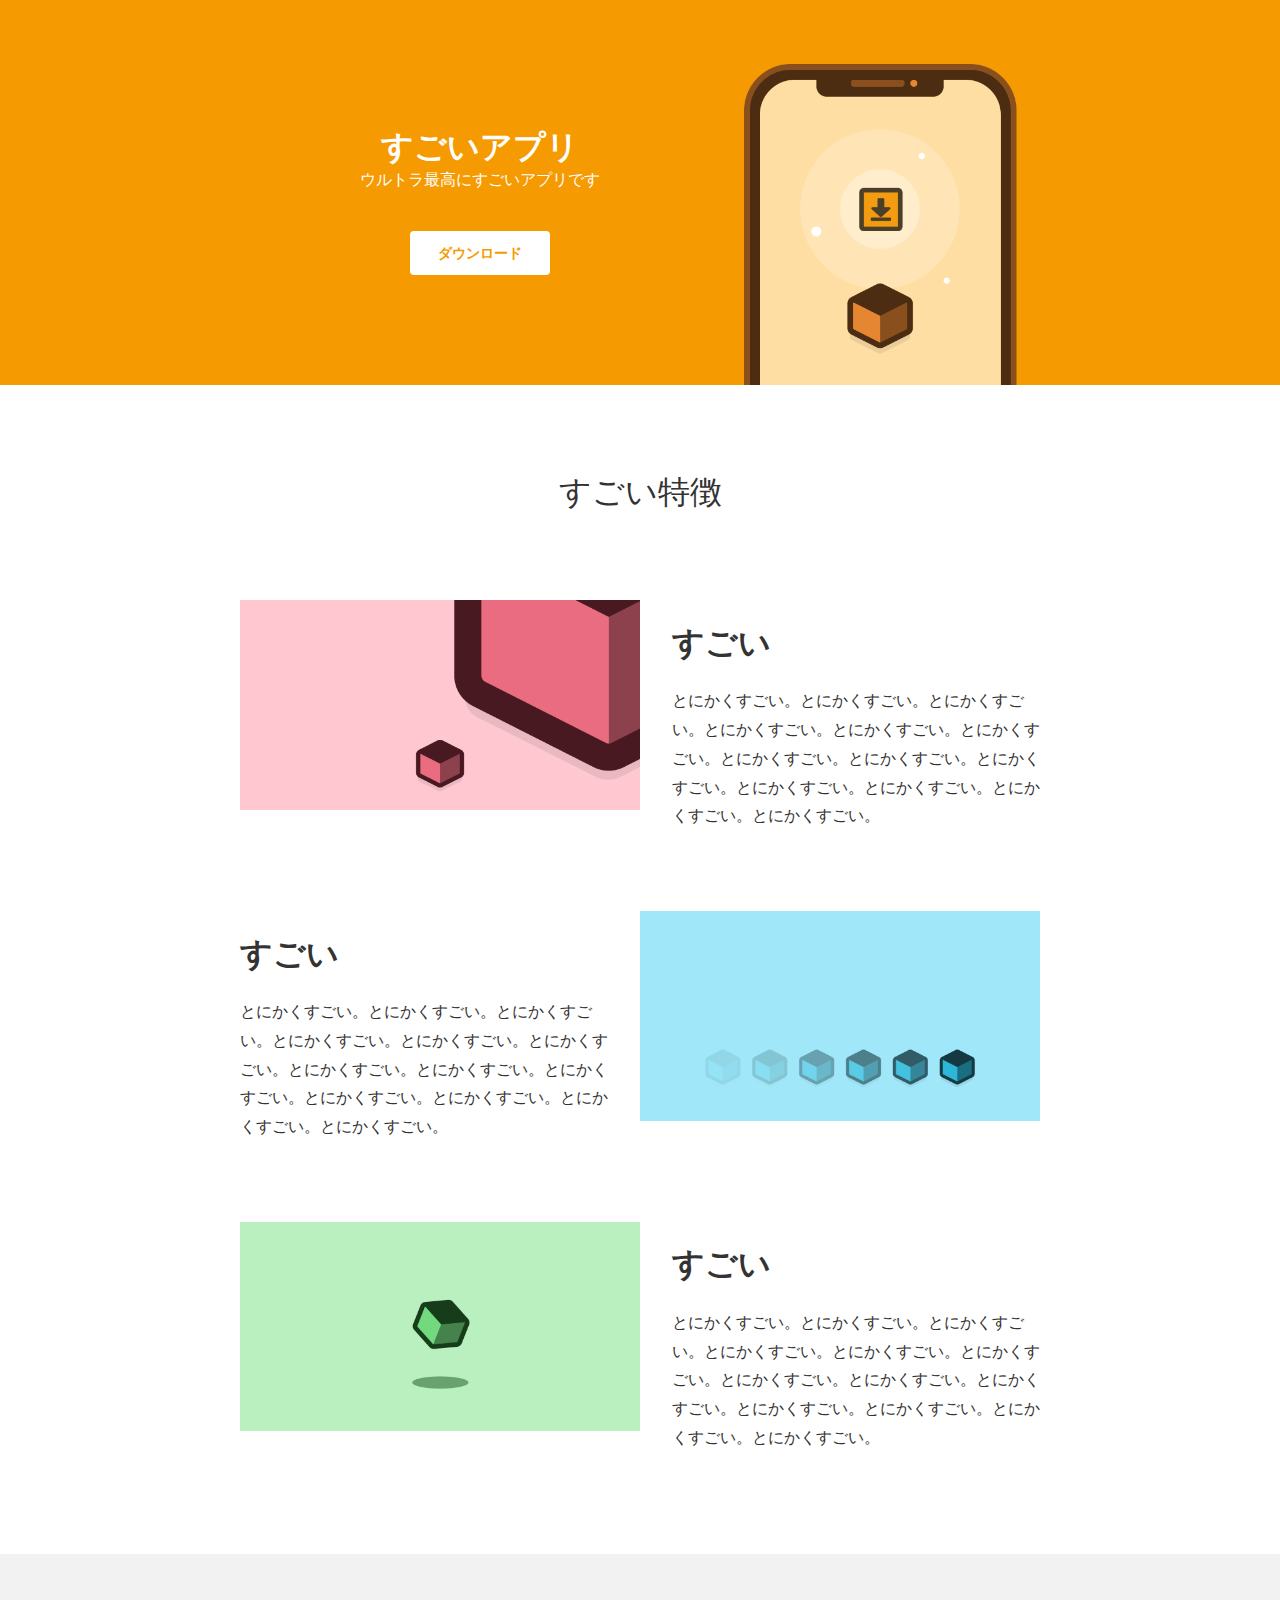
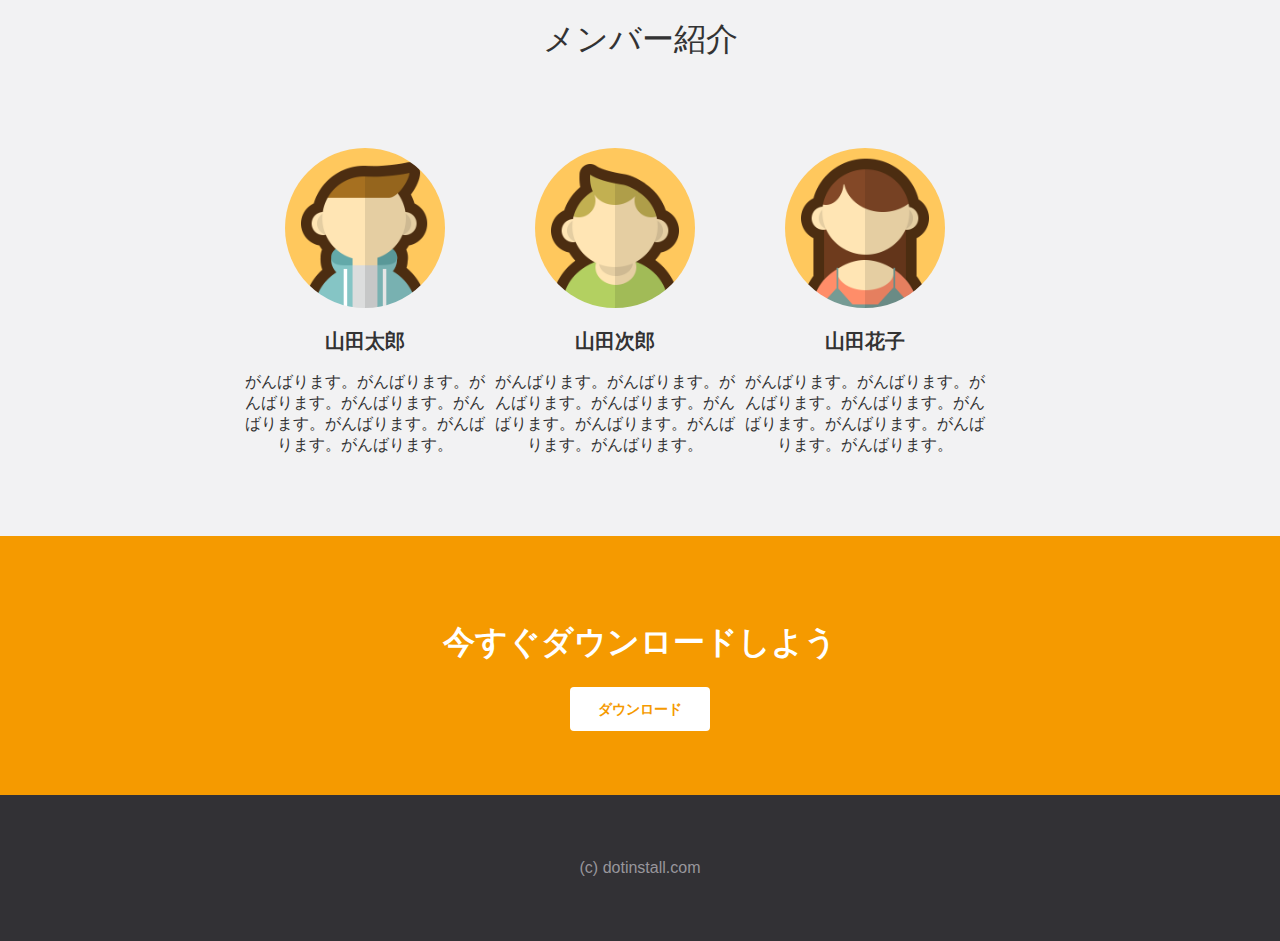
<file: 01 MyAwesomeApp/index.html>
<!DOCTYPE html>
<html lang="ja">
  <head>
    <meta charset="utf-8">
    <meta name="viewport" content="width=device-width, initial-scal=1">
    <title>すごいアプリ</title>
    <link rel="stylesheet" href="css/styles.css">
    <link rel="icon" href="favicon.ico"
  </head>
  <body>
    <header>
      <div class="container">
        <div class="info">
          <h1>すごいアプリ</h1>
          <p>ウルトラ最高にすごいアプリです</p>
          <a href="" class="btn">ダウンロード</a>
        </div>
        <div class="pic">
          <img src="img/top.png"> 
        </div>
      </div>
    </header>

    <section class="features">
      <h1>すごい特徴</h1>
      
      <div class="container">
        <section>
          <div class="pic">
            <img src="img/feature1.png">
          </div>
          <div class="info">
            <h1>すごい</h1>
            <p>とにかくすごい。とにかくすごい。とにかくすごい。とにかくすごい。とにかくすごい。とにかくすごい。とにかくすごい。とにかくすごい。とにかくすごい。とにかくすごい。とにかくすごい。とにかくすごい。とにかくすごい。</p>
          </div>
        </section>

        <section>
          <div class="pic">
            <img src="img/feature2.png">
          </div>
          <div class="info">
            <h1>すごい</h1>
            <p>とにかくすごい。とにかくすごい。とにかくすごい。とにかくすごい。とにかくすごい。とにかくすごい。とにかくすごい。とにかくすごい。とにかくすごい。とにかくすごい。とにかくすごい。とにかくすごい。とにかくすごい。</p>
          </div>
        </section>

        <section>
          <div class="pic">
            <img src="img/feature3.png">
          </div>
          <div class="info">
            <h1>すごい</h1>
            <p>とにかくすごい。とにかくすごい。とにかくすごい。とにかくすごい。とにかくすごい。とにかくすごい。とにかくすごい。とにかくすごい。とにかくすごい。とにかくすごい。とにかくすごい。とにかくすごい。とにかくすごい。</p>
          </div>
        </section>
      </div>
    </section>

    <section class="members">
      <h1>メンバー紹介</h1>
      <ul>
        <li>
          <img src="img/member1.png">
          <h2>山田太郎</h2>
          <p>がんばります。がんばります。がんばります。がんばります。がんばります。がんばります。がんばります。がんばります。</p>
        </li>
        <li>
          <img src="img/member2.png">
          <h2>山田次郎</h2>
          <p>がんばります。がんばります。がんばります。がんばります。がんばります。がんばります。がんばります。がんばります。</p>
        </li>
        <li>
          <img src="img/member3.png">
          <h2>山田花子</h2>
          <p>がんばります。がんばります。がんばります。がんばります。がんばります。がんばります。がんばります。がんばります。</p>
        </li>
      </ul>
    </section>

    <section class="call-to-action">
      <h1>今すぐダウンロードしよう</h1>
      <a href="" class="btn">ダウンロード</a>
    </section>

    <footer>
      (c) dotinstall.com
    </footer>
  </body>
</html>
</file>
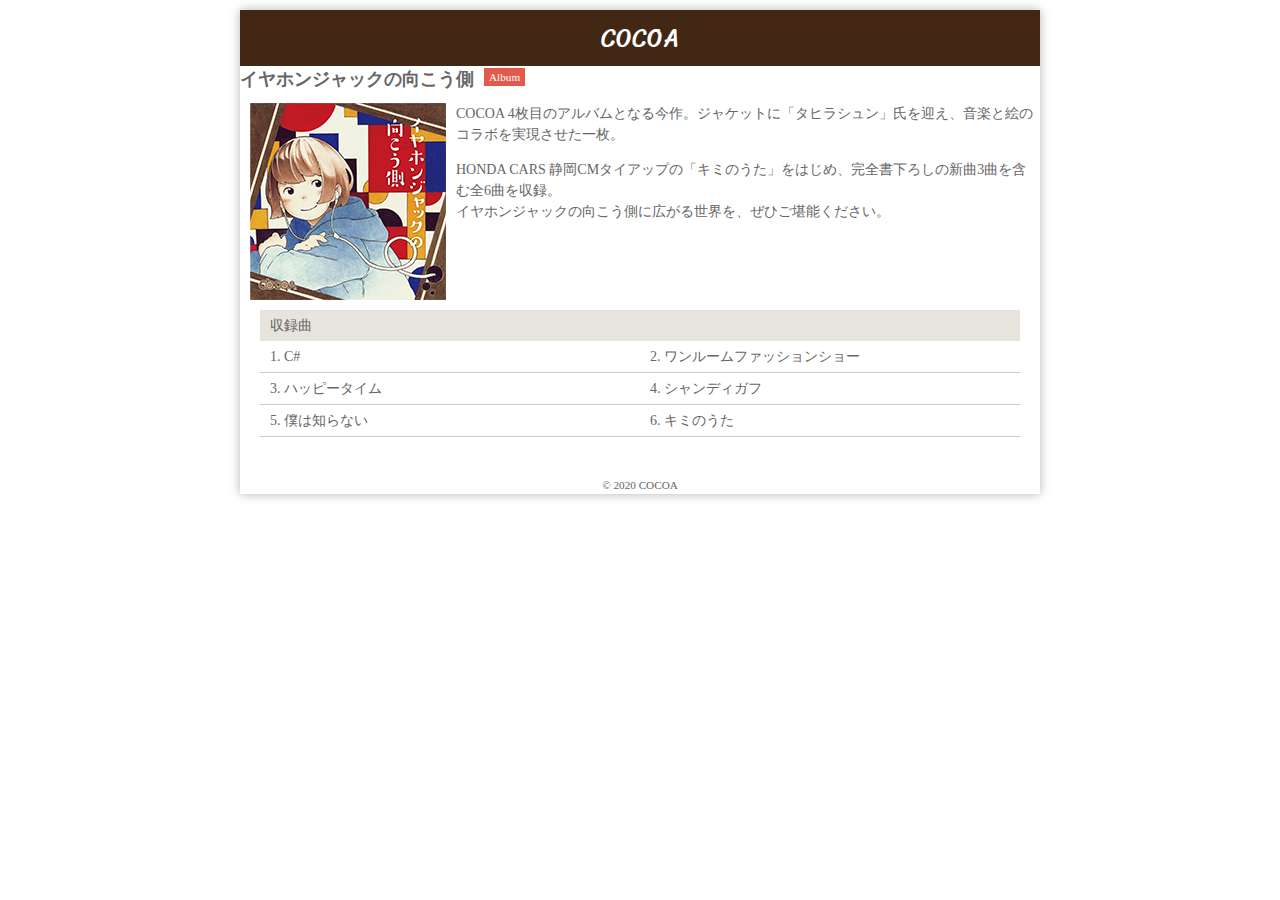
<file: 02_CD紹介_レスポンシブ/index.html>
<!DOCTYPE html>
<html lang="en">
<head>
  <meta charset="UTF-8">
  <meta name="viewport" content="width=device-width">
  <title>イヤホンジャックの向こう側</title>
  <link rel="stylesheet" href="css/style.css">
</head>
<body>
  <div class="container">

    <header>
      <h1>COCOA</h1>
    </header>
    <section class="information">
      <h1>イヤホンジャックの向こう側</h1>
      <p class="type">Album</p>

      <div class="description">
        <a href="#"><img src="img/jacket.png" alt="イヤホンジャックの向こう側のジャケット写真"></a>
        <p>COCOA 4枚目のアルバムとなる今作。ジャケットに「タヒラシュン」氏を迎え、音楽と絵のコラボを実現させた一枚。</p>
        <p>HONDA CARS 静岡CMタイアップの「キミのうた」をはじめ、完全書下ろしの新曲3曲を含む全6曲を収録。<br>
        イヤホンジャックの向こう側に広がる世界を、ぜひご堪能ください。</p>
      </div>
    </section>

    <div class="content">
      <section class="songs">
        <h2>収録曲</h2>
        <ol class="clearfix">
          <li><a href="https://www.youtube.com/watch?v=vjqTkOISzeY" target="_self">C#</a></li>
          <li>ワンルームファッションショー</li>
          <li>ハッピータイム</li>
          <li>シャンディガフ</li>
          <li>僕は知らない</li>
          <li>キミのうた</li>
        </ol>
      </section>
    </div>
    <footer>
      &copy; 2020 COCOA
    </footer>
  </div>
</body>
</html>
</file>
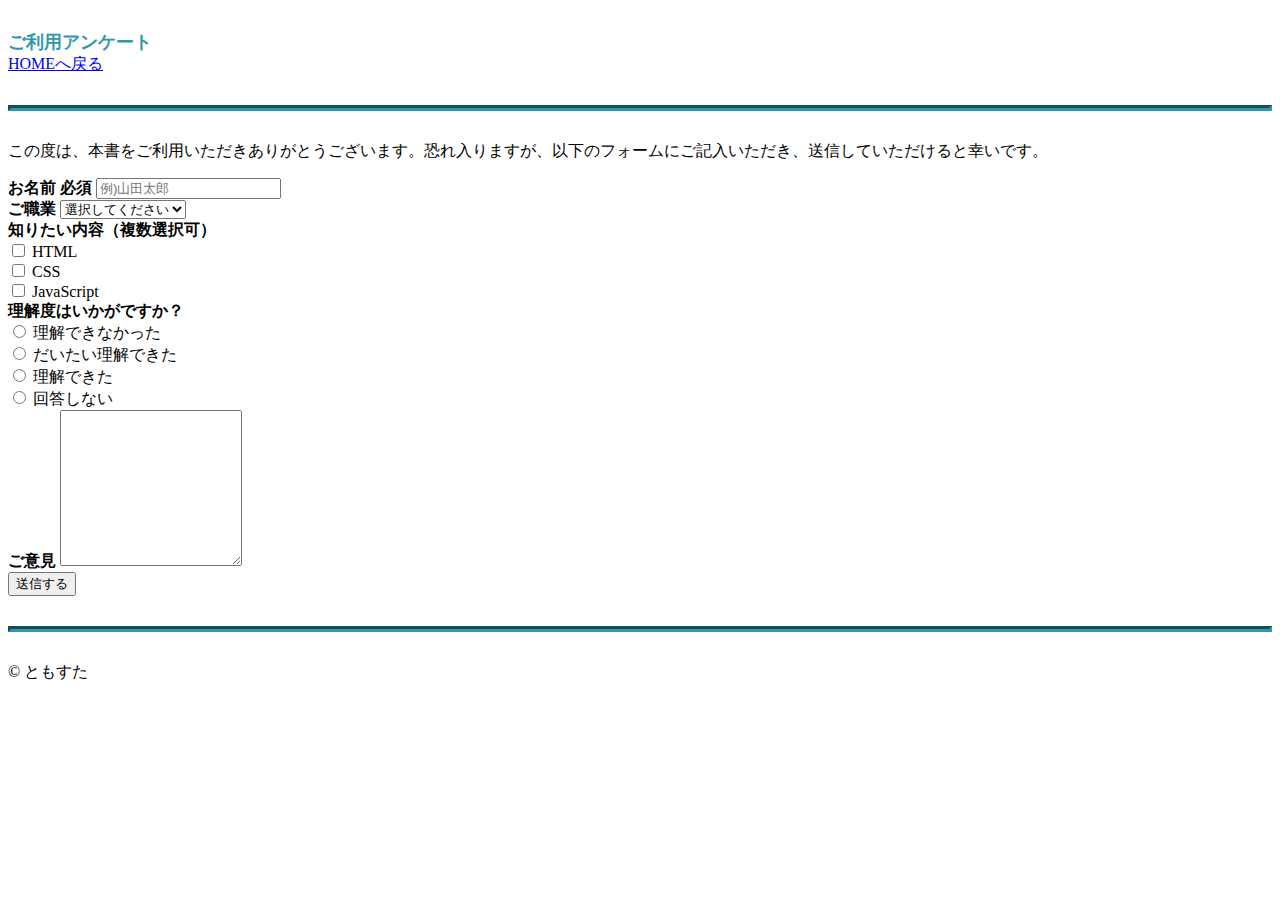
<file: 03_アンケートフォーム_Bootstrap/index.html>
<!DOCTYPE html>
<html lang="ja">
<head>
  <meta charset="UTF-8">
  <meta name="viewport" content="width=device-width">
  <title>ご利用アンケート</title>
  <link rel="stylesheet" href="https://cdn.jsdelivr.net/npm/bootstrap@4.5.3/dist/css/bootstrap.min.css" integrity="sha384-TX8t27EcRE3e/ihU7zmQxVncDAy5uIKz4rEkgIXeMed4M0jlfIDPvg6uqKI2xXr2" crossorigin="anonymous">
  <link rel="stylesheet" href="css/style.css">
</head>
<body>
  <div class="container">
    <header>
      <div class="row">
        <div class="col-sm-6">
        <h1>ご利用アンケート</h1>
      </div>
      <div class="col-sm-6 text-right">
        <a href="/">HOMEへ戻る</a>
      </div>
      </div>
    </header>
  </div>

    <hr>
    <div class="container">
      <form action="" method="POST" class="row">
        <div class="col-sm-8 offset-sm-2">
          <p>この度は、本書をご利用いただきありがとうございます。恐れ入りますが、以下のフォームにご記入いただき、送信していただけると幸いです。</p>

          <div class="form-group">
            <label for="name">お名前<span class="badge badge-danger"> 必須</span></label>
            <input type="text" id="name" name="name" class="form-control" placeholder="例)山田太郎" required>
          </div>

          <div class="form-group">
            <label for="job">ご職業</label>
            <select name="job" id="job" class="form-control">
              <option value="">選択してください</option>
              <option value="会社員">会社員</option>
              <option value="学生">学生</option>
              <option value="その他">その他</option>
            </select>
          </div>

          <div class="form-group">
            <label>知りたい内容（複数選択可）</label>
            <div class="form-check">
              <input type="checkbox" name="q1" id="q1_1" value="html" class="form-check-input">
              <label for="q1_1" class="form-check-label">HTML</label>
            </div>
            <div class="form-check">
              <input type="checkbox" name="q1" id="q1_2" value="css" class="form-check-input">
              <label for="q1_2" class="form-check-label">CSS</label>
            </div>
            <div class="form-check">
              <input type="checkbox" name="q1" id="q1_3" value="javascript" class="form-check-input">
              <label for="q1_3" class="form-check-label">JavaScript</label>
            </div>
          </div>

          <div class="form-group">
            <label class="d-block">理解度はいかがですか？</label>
            <div class="form-check form-check-inline">
              <input type="radio" class=" form-check-input" name="q2" id="q2_1" value="1">
              <label for="q2_1" class="form-check-label">理解できなかった</label>
            </div>
            <div class="form-check  form-check-inline">
              <input type="radio" class="form-check-input" name="q2" id="q2_2" value="2">
              <label for="q2_2" class="form-check-label">だいたい理解できた</label>
            </div>
            <div class="form-check form-check-inline">
              <input type="radio" class="form-check-input" name="q2" id="q2_3" value="3">
              <label for="q2_3" class="form-check-label">理解できた</label>
            </div>
            <div class="form-check form-check-inline">
              <input type="radio" class="form-check-input" name="q2" id="q2_4" value="">
              <label for="q2_4" class="form-check-label">回答しない</label>
            </div>
          </div>

          <div class="form-group">
            <label for="message">ご意見</label>
            <textarea name="message" id="message" rows="10" class="form-control"></textarea>
          </div>
          <button type="submit" class="btn btn-primary">送信する</button>
        </div>
      </form>
    </div>
    <hr>

  <div class="container">
    <footer>
      <p>&copy; ともすた</p>
    </footer>
  </div>
</body>
</html>
</file>
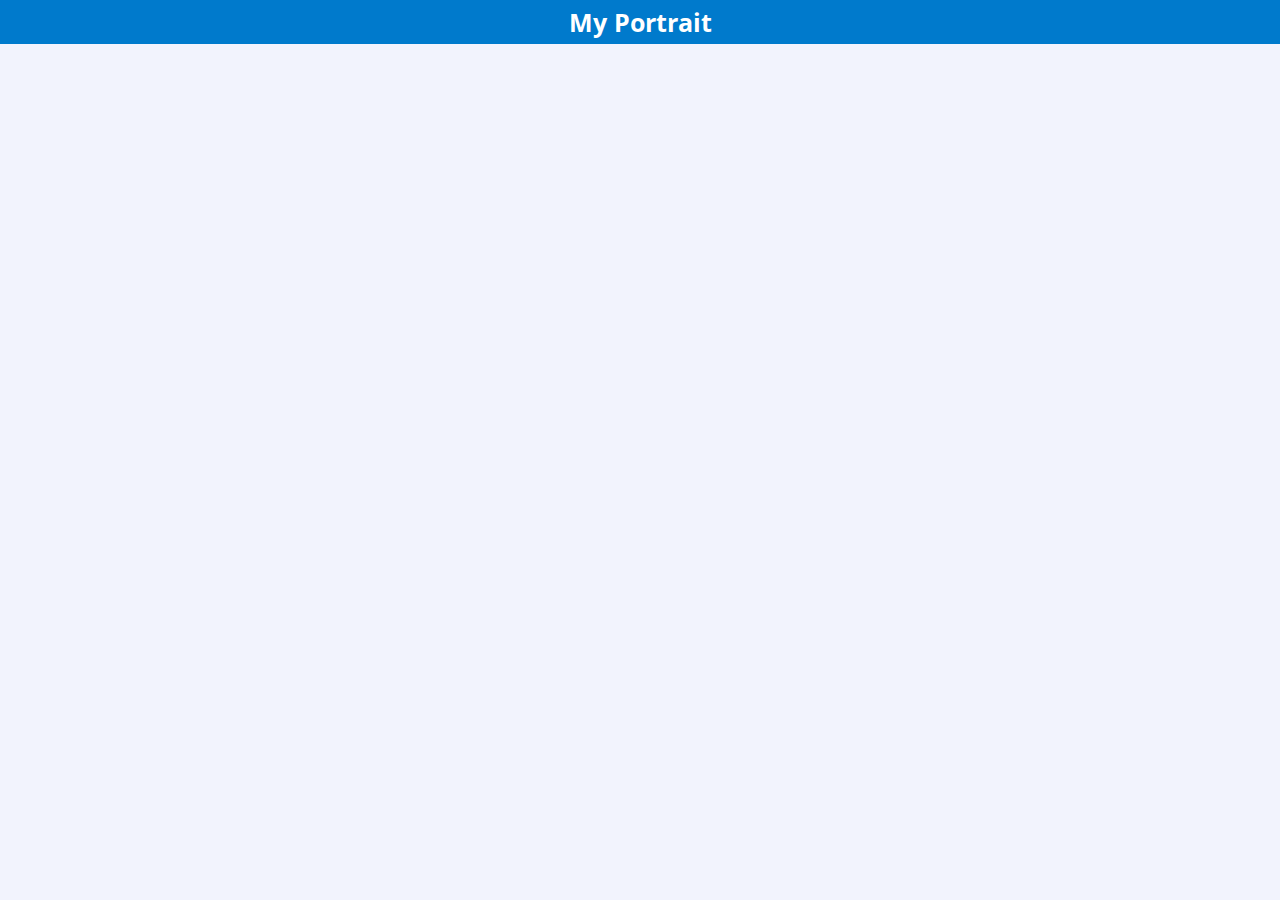
<file: 04_portrait_js,json,ajax通信/index.html>
<!DOCTYPE html>
<html lang="ja">
<head>
  <meta charset="UTF-8">
  <meta name="viewport" content="width=device-width">

  <link rel="preconnect" href="https://fonts.gstatic.com">
<link href="https://fonts.googleapis.com/css2?family=Open+Sans+Condensed:wght@300&display=swap" rel="stylesheet">
<link rel="stylesheet" href="css/style.css">
  <title>My Portrait</title>
</head>
<body>
  <header>
    <h1>My Portrait</h1>
  </header>

  <div class="container">
    <div id="img_unit">
      <!-- <div class="photo">
        <img src="img/_SSK7388.jpg">
        <div class="inner"><p>コメント1 <span>nickname</span></p></div>
      </div>
      <div class="photo">
        <img src="img/_SSK7692.jpg">
        <div class="inner"><p>コメント1 <span>nickname</span></p></div>
      </div> -->
    </div>
  </div>
  
  <script>
    // var images = [
    //   {
    //     "path": "img/_SSK7388.jpg",
    //     "name": "name01",
    //     "caption": "コメント1"
    //   },
    //   {
    //     "path": "img/_SSK7692.jpg",
    //     "name": "name02",
    //     "caption": "コメント2"
    //   },
    //   {
    //     "path": "img/_SSK8236.jpg",
    //     "name": "name03",
    //     "caption": "コメント3"
    //   },
    // ];

    // var img;
    // var caption;
    // var div;

    // for(var i=0; i<images.length; i++) {
    //   img = document.createElement('img');
    //   img.setAttribute('src', images[i].path);
  
    //   caption = document.createElement('div');
    //   caption.className = 'inner';
    //   caption.innerHTML = '<p>' + images[i].caption + '<span>' + images[i].name + '</span></p>';
  
    //   div = document.createElement('div');
    //   div.className = 'photo';
    //   div.appendChild(img);
    //   div.appendChild(caption);
  
    //   document.getElementById('img_unit').appendChild(div);
    // }

    var ajax = new XMLHttpRequest();
    ajax.open('GET', 'https://h2o-space.com/htmlbook/images.php');
    ajax.responseType = 'json';
    ajax.send(null);

    ajax.onreadystatechange = function() {
      if(ajax.readyState === 4 && ajax.status === 200) {
        for (var i=0; i<this.response.length; i++) {
          var data = this.response[i];
          console.log(data);
          
          var img = document.createElement('img');
          img.setAttribute('src', data.path);

          var caption = document.createElement('div');
          caption.className = 'inner';
          caption.innerHTML = '<p>' + data.caption + '<span>' +data.name +'</span></p>'

          var div = document.createElement('div');
          div.className = 'photo';
          div.appendChild(img);
          div.appendChild(caption);

          document.getElementById('img_unit').appendChild(div);
        }
      }
    }
  </script>
</body>
</html>
</file>
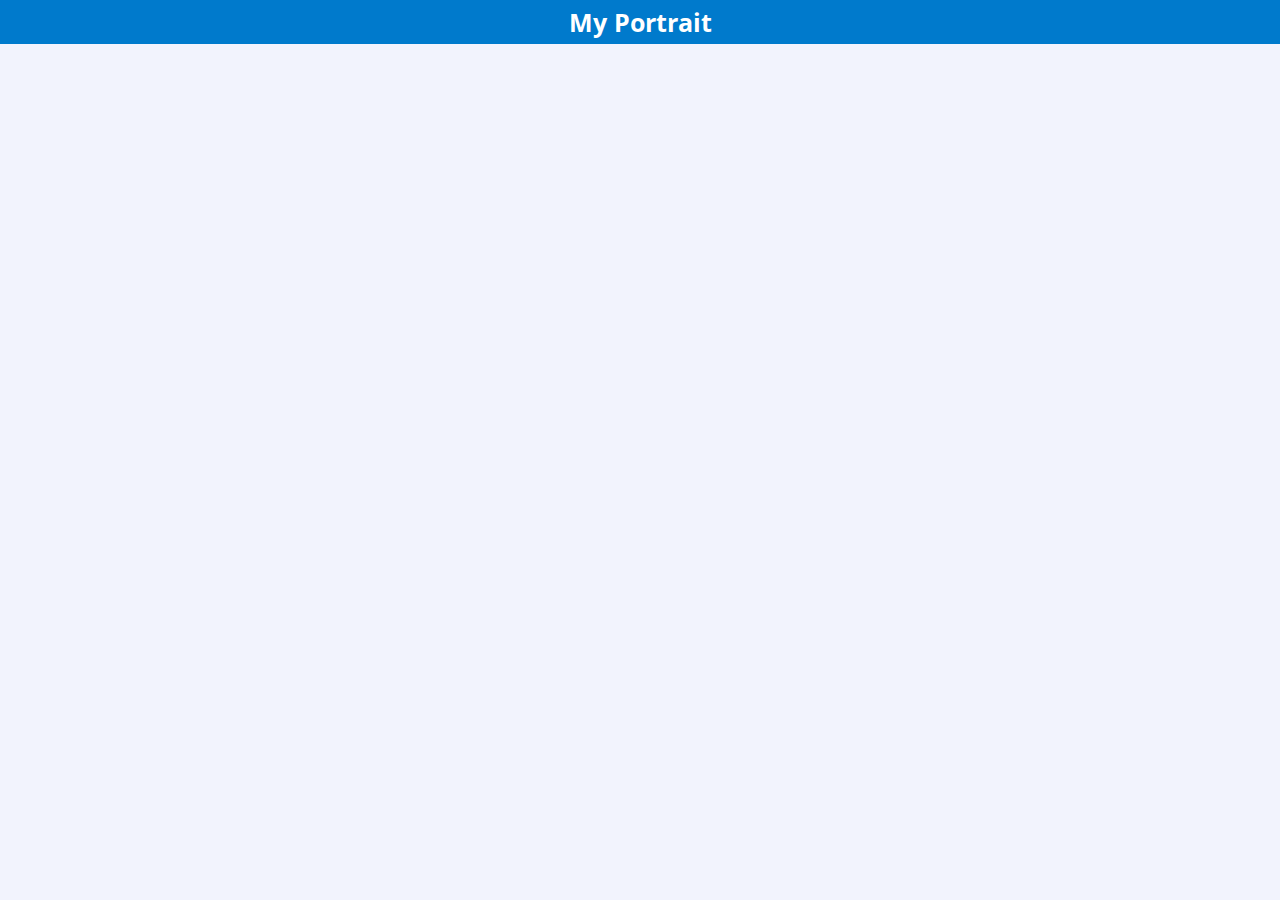
<file: 05_portrait_jQuery/index.html>
<!DOCTYPE html>
<html lang="ja">
<head>
  <meta charset="UTF-8">
  <meta name="viewport" content="width=device-width">

  <link rel="preconnect" href="https://fonts.gstatic.com">
<link href="https://fonts.googleapis.com/css2?family=Open+Sans+Condensed:wght@300&display=swap" rel="stylesheet">
<link rel="stylesheet" href="css/style.css">
  <title>My Portrait</title>
</head>
<body>
  <header>
    <h1>My Portrait</h1>
  </header>

  <div class="container">
    <div id="img_unit">

    </div>
  </div>
  
  <script src="js/jquery.min.js"></script>
  <script>
    $.getJSON('https://h2o-space.com/htmlbook/images.php', 
    function(data) {
      // console.log(data);
      // data[0].caption = 'aaa';
      // data[0].memo = 'bbb';
      // data[1].caption = 'aaa';
      // data[1].memo = 'bbb';
      // data[2].caption = 'aaa';
      // data[2].memo = 'bbb';
      for (var i=0; i<data.length; i++) {
        $('<div class="photo"></div>')
          .append('<img src="' + data[i].path + '">')
          .append('<div class="inner"><p>' + data[i].caption + '<span>' + data[i].name + '</span></p></div>')
          .appendTo('#img_unit');
      }
    });
  </script>
</body>
</html>
</file>
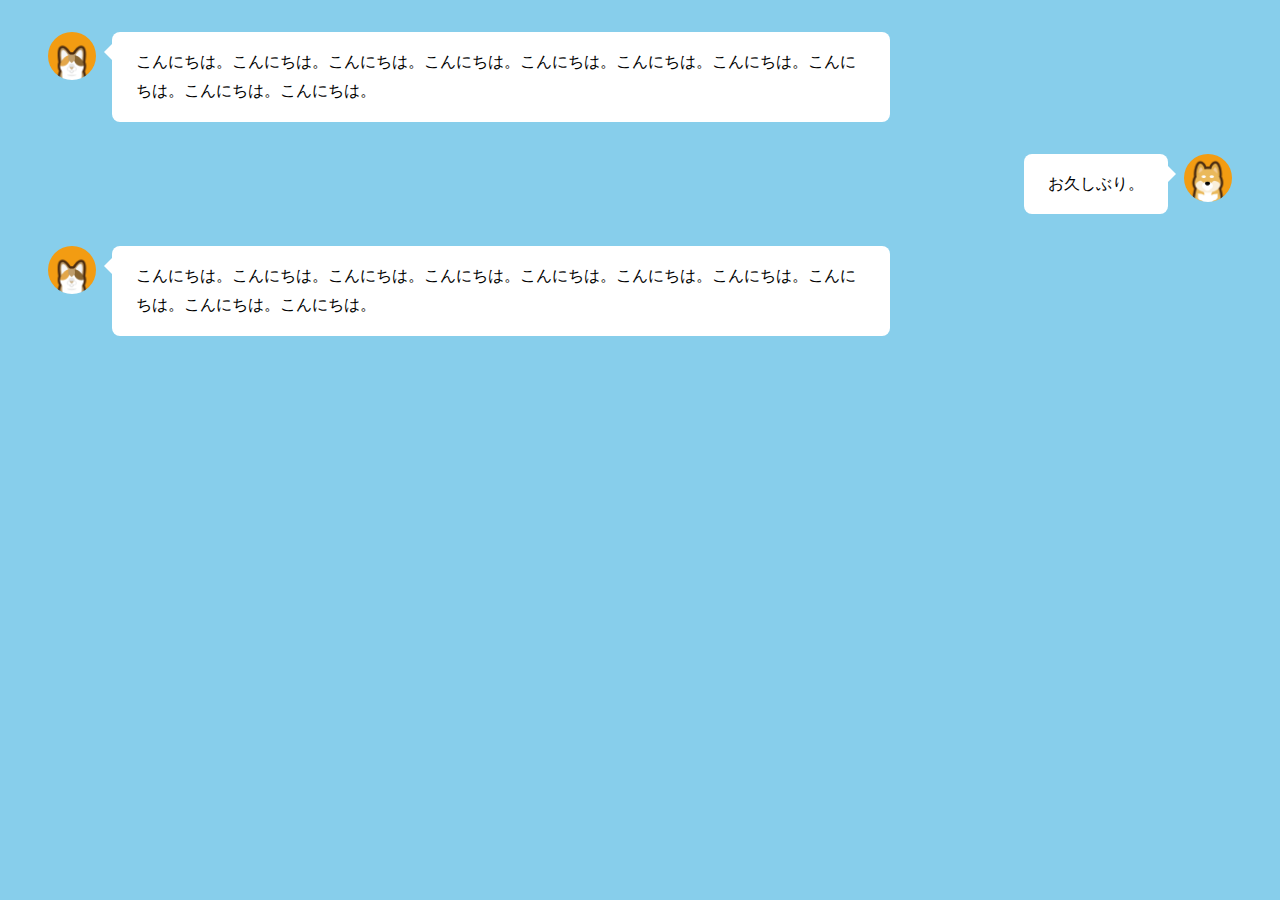
<file: MyCSSBubble/index.html>
<!DOCTYPE html>
<html lang="ja">
<head>
  <meta charset="utf-8">
  <title>CSS Chat</title>
  <link rel="stylesheet" href="css/styles.css">
</head>
<body>
  <div class="container">
    <ul class="messages">
      <li class="leftside">
        <div class="pic">
          <img src="img/cat.png">
        </div>
        <div class="text">
          こんにちは。こんにちは。こんにちは。こんにちは。こんにちは。こんにちは。こんにちは。こんにちは。こんにちは。こんにちは。
        </div>
      </li>
      <li class="rightside">
        <div class="pic">
          <img src="img/dog.png">
        </div>
        <div class="text">
          お久しぶり。
        </div>
      </li>
      <li class="leftside">
        <div class="pic">
          <img src="img/cat.png">
        </div>
        <div class="text">
          こんにちは。こんにちは。こんにちは。こんにちは。こんにちは。こんにちは。こんにちは。こんにちは。こんにちは。こんにちは。
        </div>
      </li>
    </ul>
  </div>
</body>
</html>
</file>
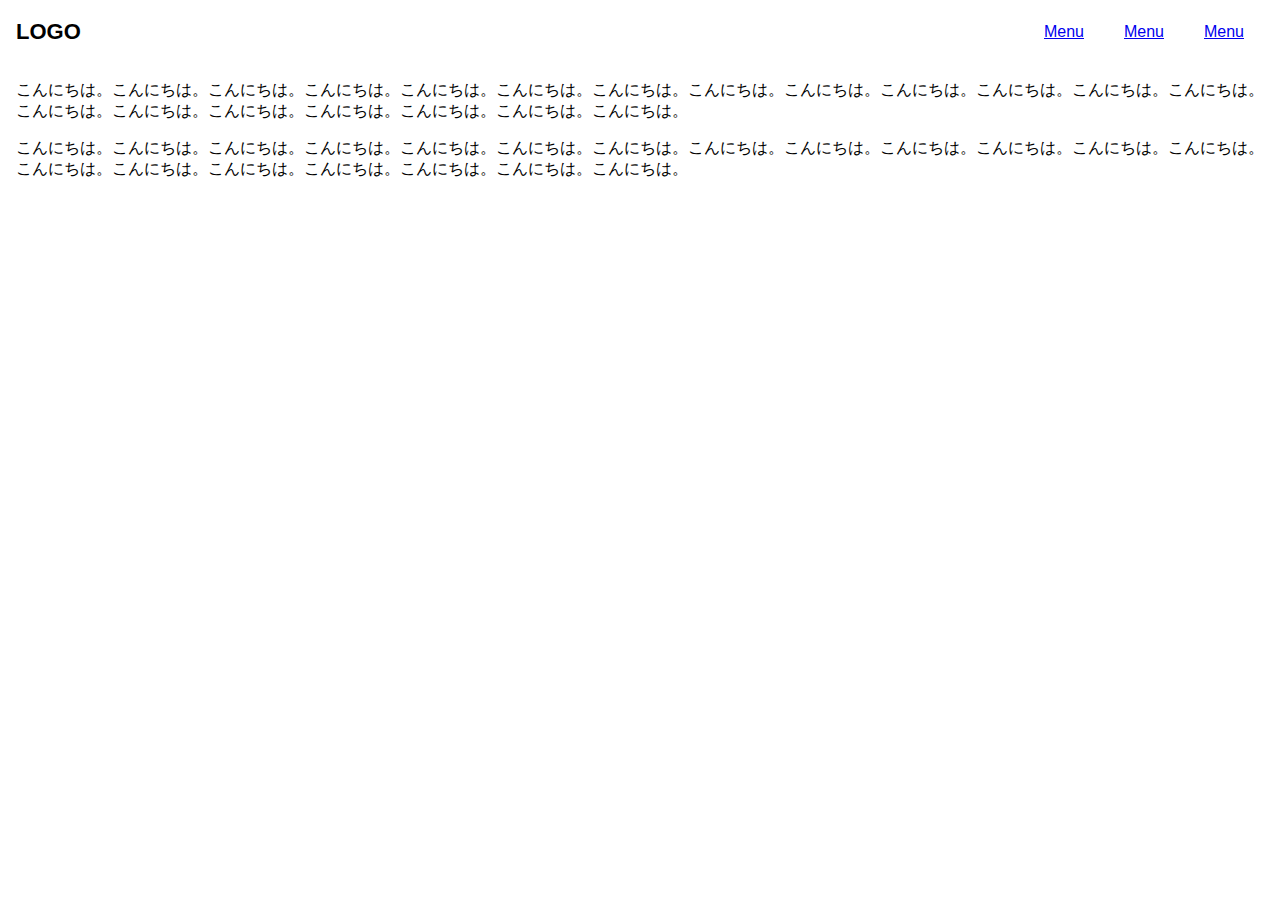
<file: MyHamburgerMenu/index.html>
<!DOCTYPE html>
<html lang="ja">
<head>
  <meta charset="utf-8">
  <meta name="viewport" content="width=device-width, initial-scale=1">
  <title>My site</title>
  <link href="https://fonts.googleapis.com/icon?family=Material+Icons"
  rel="stylesheet">
  <link rel="stylesheet" href="css/styles.css">
</head>
<body>
  <header>
    <div class="logo">
      <h1>LOGO</h1>
    </div>

    <div class="pc-menu">

      <nav>
        <ul>
          <li><a href="#">Menu</a></li>
          <li><a href="#">Menu</a></li>
          <li><a href="#">Menu</a></li>
        </ul>
      </nav>
    </div>    

    <div class="sp-menu">
      <span class="material-icons" id="open">menu</span>

    </div>
  </header>
  
  <div class="overlay">
    <span class="material-icons" id="close">close</span>
    <nav>
      <ul>
        <li><a href="#">Menu</a></li>
        <li><a href="#">Menu</a></li>
        <li><a href="#">Menu</a></li>
      </ul>
    </nav>
  </div>

  <main>
    <p>こんにちは。こんにちは。こんにちは。こんにちは。こんにちは。こんにちは。こんにちは。こんにちは。こんにちは。こんにちは。こんにちは。こんにちは。こんにちは。こんにちは。こんにちは。こんにちは。こんにちは。こんにちは。こんにちは。こんにちは。</p>

    <p>こんにちは。こんにちは。こんにちは。こんにちは。こんにちは。こんにちは。こんにちは。こんにちは。こんにちは。こんにちは。こんにちは。こんにちは。こんにちは。こんにちは。こんにちは。こんにちは。こんにちは。こんにちは。こんにちは。こんにちは。</p>
  </main>

  <script src="js/main.js"></script>
</body>
</html>
</file>
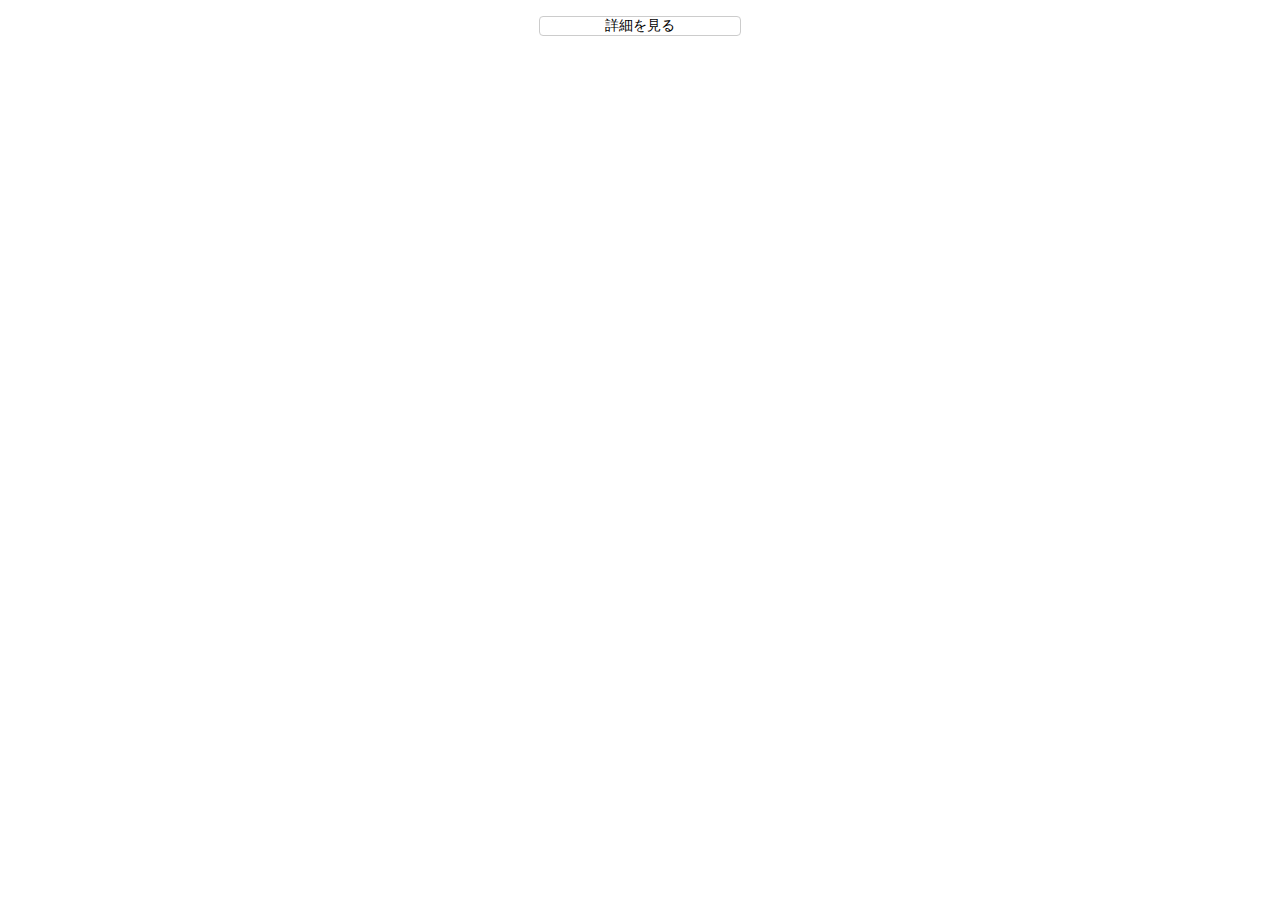
<file: MyModalWindow/index.html>
<!DOCTYPE html>
<html lang="ja">
  <head>
    <meta charset="utf-8">
    <title>Modal Window</title>
    <link rel="stylesheet" href="css/styles.css">
  </head>
  <body>
    <section id="modal" class="hidden">
      <p>こんにちは。こんにちは。こんにちは。こんにちは。こんにちは。こんにちは。こんにちは。こんにちは。こんにちは。こんにちは。こんにちは。こんにちは。こんにちは。</p>
      <div id="close">閉じる</div>
    </section>
    <div id="open">
      詳細を見る
    </div>

    <div id="mask" class="hidden"></div>


    <script src="js/main.js"></script>
  </body>
</html>
</file>
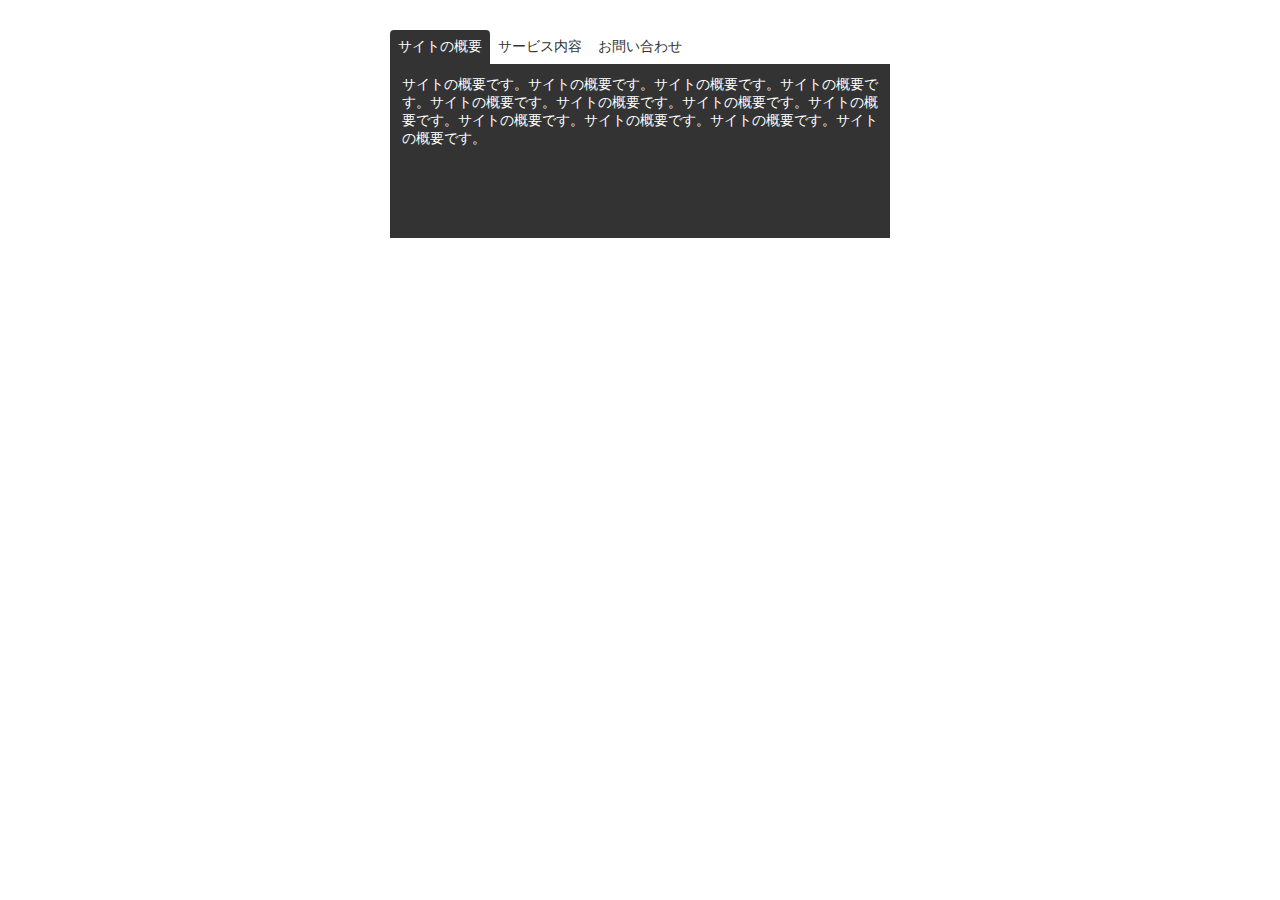
<file: MyTabmenu/index.html>
<!DOCTYPE html>
<html lang="ja">
<head>
  <meta charset="utf-8">
  <title>Tab Menu</title>
  <link rel="stylesheet" href="css/styles.css">
</head>
<body>
  <div class="container">
    <ul class="menu">
      <li><a href="#" class="active" data-id="about">サイトの概要</a></li>
      <li><a href="#" data-id="service">サービス内容</a></li>
      <li><a href="#" data-id="contact">お問い合わせ</a></li>
    </ul>

    <section class="content active" id="about">
      サイトの概要です。サイトの概要です。サイトの概要です。サイトの概要です。サイトの概要です。サイトの概要です。サイトの概要です。サイトの概要です。サイトの概要です。サイトの概要です。サイトの概要です。サイトの概要です。
    </section>

    <section class="content" id="service">
      サービス内容。サービス内容。サービス内容。サービス内容。サービス内容。サービス内容。サービス内容。サービス内容。サービス内容。サービス内容。サービス内容。サービス内容。サービス内容。サービス内容。
    </section>

    <section class="content" id="contact">
      お問い合わせ。お問い合わせ。お問い合わせ。お問い合わせ。お問い合わせ。お問い合わせ。お問い合わせ。お問い合わせ。お問い合わせ。お問い合わせ。お問い合わせ。お問い合わせ。お問い合わせ。お問い合わせ。
    </section>
  </div>

  <script src="js/main.js"></script>
</body>
</html>
</file>
<file: 01 MyAwesomeApp/css/styles.css>
body {
  margin: 0;
  font-size: 16px;
  font-family: Verdana, sans-serif;
  color: #333;
}

header {
  background: #f59a00;
  color: #fff;
  text-align: center;
  padding-top: 64px;
}

header h1,
header p{
  margin: 0;
}

header img {
  width: 280px;
  vertical-align: bottom;
}

.btn {
  text-decoration: none;
  background: #fff;
  color: #f59a00;
  display: block;
  width: 140px;
  line-height: 44px;
  margin: 40px auto 48px;
  font-size: 14px;
  font-weight: bold;
  border-radius: 4px;
}

.btn:hover {
  opacity: 0.9;
}

.features img {
  width: 100%;
}

.features > h1 {
  text-align: center;
  font-weight: normal;
  padding: 64px 0;
}

.features .container {
  margin: 0 32px;
}

.features p{
  line-height: 1.8;
}

.features section {
  padding-bottom: 64px;
}

.members {
  background: #f2f2f3;
}

.members > h1 {
  text-align: center;
  font-weight: normal;
  padding: 64px 0;
}

.members ul {
  list-style: none;
  text-align: center;
  margin: 0;
  padding: 0;
}

.members img {
  width: 160px;
  border-radius: 50%;
}

.members h2 {
  font-size: 20px;
}

.members li {
  padding-bottom: 64px;
}

.call-to-action {
  background: #f59a00;
  color: #fff;
  text-align: center;
  padding: 64px 0;
  font-weight: normal;
}

.call-to-action .btn {
  margin: 0 auto;
}

footer {
  padding: 64px 0;
  background: #323135;
  color: #98969c;
  text-align: center;
}

@media (min-width: 900px){
  header .container {
    display: flex;
    width: 800px;
    margin: 0 auto;
  }

  header .info {
    width: 60%;
    align-self: center;
  }

  header .pic {
    width: 40%;
  }

  .features .container {
    width: 800px;
    margin: 0 auto;
  }

  .features section {
    display: flex;
    justify-content: space-between;
  }

  .features section:nth-child(even) {
    flex-direction: row-reverse;
  }

  .features .info {
    width: calc(50% - 32px);
  }

  .features .pic {
    width: 50%;
  }

  .members ul {
    width: 800px;
    margin: 0 auto;
    display: flex;
  }

  .members li {
    width: 250px;
    justify-content: space-between;
  }
}
</file>
<file: 02_CD紹介_レスポンシブ/css/style.css>
@import url(sanitize.css);
@import url('https://fonts.googleapis.com/css2?family=Sriracha&display=swap');

body {
  background-color: #fff;
  padding: 10px;
  font-size: 14px;
  color: #666;
}

.container {
  max-width: 800px;
  box-shadow: 0 0 10px rgba(0, 0, 0, .3);
  margin: 0 auto;
}

header {
  background-color: #422814;
  padding: 10px;
  color: #fff;
}

header h1 {
  margin: 0;
  font-size: 24px;
  font-weight: normal;
  text-align: center;
  font-family: 'Sriracha', cursive;
}

.description {
  clear: left;
}

img {
  float: left;
  margin: 0 10px 10px 10px;
  transition-property: opacity;
  transition-duration: 1s;
  transition-timing-function: ease;
}

.description img:hover {
  opacity: .5;
  
}

.information h1 {
  font-size: 18px;
  margin: 0 10px 10px 0;
  float: left;
}

.information .type {
  display: inline;
  background-color: #e35a4d;
  padding: 3px 5px;
  font-size: 80%;
  color: #fff;
}

.content {
  background-color: #fff;
  padding: 20px;
}

.songs {
  margin: 0 0 20px;
}

.songs h2 {
  clear: left;
  font-size: 100%;
  font-weight: normal;
  margin: 0;
  background-color: #e6e4dd;
  padding: 5px 10px;
}

.songs ol {
  padding: 0;
  margin: 0;
  list-style: decimal inside;
}

.songs li {
  border-bottom: 1px solid #ccc;
  width: 50%;
  float: left;
  padding: 5px 10px;
}

.clearfix:after {
  content: "";
  display: table;
  clear: both;
}

a {
  color: #666;
  text-decoration: none;
}

footer {
  text-align: center;
  font-size: 80%;
}

@media only screen and (max-width: 600px) {
  .description img {
    float: none;
    display: block;
    margin: 0 auto;
  }

  header {
    padding: 5px;
  }

  header h1 {
    font-size: 12px;
  }

  .information h1 {
    font-size: 14px;
  }

  .songs li {
    float: none;
    width: inherit;
  }
}
</file>
<file: 03_アンケートフォーム_Bootstrap/css/style.css>
header {
  margin-top: 30px;
  color: #2e99a9;
}

hr {
  border-width: 3px;
  border-color: #2e99a9;
  margin: 30px 0;
}

h1 {
  font-size: 18px;
  font-weight: bold;
  margin: 0;
}

.form-group>label {
  font-weight: bold;
}
</file>
<file: 04_portrait_js,json,ajax通信/css/style.css>
body {
  margin: 0;
  padding: 0;
  background-color: rgba(26, 55, 229, 0.06);
}

.container {
  max-width: 600px;
  margin: 0 auto;
  box-shadow: 0 0 3px rgba(0, 0, 0, .3);
}

img {
  width: 100%;
  margin: 0;
  vertical-align: top;
}

header {
  background-color: #007acc;
  color: #fff;
  width: 100%;
  position: fixed;
  top: 0;
  z-index: 100;
}

header h1 {
  margin: 0;
  font-size: 25px;
  padding: 5px;
  text-align: center;
  font-family: 'Open Sans Condensed', sans-serif;
}

.photo {
  position: relative;
}

.photo .inner {
  position: absolute;
  bottom: 0;
  background-color: rgba(0, 0, 0, .5);
  font-size: 10px;
  color: #fff;
  margin: 0;
  width: 100%;
}

.inner p {
  padding: 20px;
}

.inner span {
  margin-left: 10px;
}
</file>
<file: 05_portrait_jQuery/css/style.css>
body {
  margin: 0;
  padding: 0;
  background-color: rgba(26, 55, 229, 0.06);
}

.container {
  max-width: 600px;
  margin: 0 auto;
  box-shadow: 0 0 3px rgba(0, 0, 0, .3);
}

img {
  width: 100%;
  margin: 0;
  vertical-align: top;
}

header {
  background-color: #007acc;
  color: #fff;
  width: 100%;
  position: fixed;
  top: 0;
  z-index: 100;
}

header h1 {
  margin: 0;
  font-size: 25px;
  padding: 5px;
  text-align: center;
  font-family: 'Open Sans Condensed', sans-serif;
}

.photo {
  position: relative;
}

.photo .inner {
  position: absolute;
  bottom: 0;
  background-color: rgba(0, 0, 0, .5);
  font-size: 10px;
  color: #fff;
  margin: 0;
  width: 100%;
}

.inner p {
  padding: 20px;
}

.inner span {
  margin-left: 10px;
}
</file>
<file: MyCSSBubble/css/styles.css>
body {
  margin: 0;
  background: skyblue;
}

.container {
  padding: 32px;
}

.messages {
  margin: 0;
  padding: 0;
  list-style: none;
}

.messages li {
  display: flex;
}

.messages li + li {
  margin-top: 32px;
}

li.rightside {
  flex-direction: row-reverse;
}

.pic {
  width: 80px;
  text-align: center;
}

.pic img {
  width: 48px;
  height: 48px;
  border-radius: 50%;
}

.text {
  background: #fff;
  border-radius: 8px;
  padding: 16px 24px;
  max-width: 60%;
  line-height: 1.8;
  position: relative;
}

.text::before {
  content: '';
  width: 0;
  height: 0;
  border: 8px solid transparent;
  position: absolute;
}

.leftside .text::before {
  top: 12px;
  left: -16px;
  border-right-color: #fff;
}

.rightside .text::before {
  top: 12px;
  right: -16px;
  border-left-color: #fff;
}
</file>
<file: MyHamburgerMenu/css/styles.css>
body {
  margin: 0;
  font-family: Verdana, sans-serif;
}

header {
  display: flex;
  padding: 0 16px;
}

header h1 {
  margin: 0;
  font-size: 22px;
  line-height: 64px;
}

.sp-menu {
  margin-left: auto;
}

.sp-menu #open {
  font-size: 32px;
  line-height: 64px;
  cursor: pointer;
}

.sp-menu #open.hide {
  display: none;
}

main {
  padding: 0 16px;
}

.overlay {
  position: fixed;
  top: 0;
  bottom: 0;
  right: 0;
  left: 0;
  background: rgba(255, 255, 255, 0.95);
  text-align: center;
  padding: 64px;
  opacity: 0;
  pointer-events: none;
  transition: opacity 0.6s;
}

.overlay.show {
  opacity: 1;
  pointer-events: auto;
}

.overlay #close {
  position: absolute;
  top: 16px;
  right: 16px;
  font-size: 32px;
  cursor: pointer;
}

.overlay ul {
  list-style-type: none;
  margin: 0;
  padding: 0;
}

.overlay li {
  margin-top: 24px;
  opacity: 0;
  transform: translateY(16px);
  transition: opacity 0.3s, transform 0.3s;
}

.overlay.show li {
  opacity: 1;
  transform: none;
}

.overlay.show li:nth-child(1) {
  transition-delay: .1s;
}
.overlay.show li:nth-child(2) {
  transition-delay: .2s;
}
.overlay.show li:nth-child(3) {
  transition-delay: .3s;
}

.pc-menu {
  display: none;
}

@media (min-width: 600px) {
  .pc-menu {
    display: block;
    margin-left: auto;
  }

  .pc-menu ul {
    list-style-type: none;
    margin: 0;
    padding: 0;
    display: flex;
  }

  .pc-menu a {
    display: block;
    width: 80px;
    line-height: 64px;
    text-align: center;
  }

  .pc-menu a:hover {
    background: #f2f2f2;
  }

  .sp-menu {
    display: none;
  }
}
</file>
<file: MyModalWindow/css/styles.css>
body {
  font-size: 14px;
}

#open, #close {
  cursor: pointer;
  width: 200px;
  border: 1px solid #ccc;
  border-radius: 4px;
  text-align: center;
  padding: 12px, 0;
  margin: 16px auto 0;
}

#mask {
  background-color: rgba(0, 0, 0, 0.4);
  position: fixed;
  top: 0;
  bottom: 0;
  right: 0;
  left: 0;
  z-index: 1;
}

#modal {
  background-color: #fff;
  width: 300px;
  padding: 20px;
  border-radius: 4px;
  position: absolute;
  top: 40px;
  left: 0;
  right: 0;
  margin: 0 auto;
  transition: transform 0.4s;
  z-index: 2;
}

#modal > p {
  margin: 0 0 20px;
}

#mask.hidden {
  display: none;
}

#modal.hidden {
  transform: translate(0, -500px);
}
</file>
<file: MyTabmenu/css/styles.css>
body {
  font-size: 14px;
}

.container {
  margin: 30px auto;
  width: 500px;
}

.menu {
  list-style: none;
  padding: 0;
  margin: 0;
  display: flex;
}

.menu li a {
  display: inline-block;
  width: 100px;
  text-align: center;
  padding: 8px 0;
  color: #333;
  text-decoration: none;
  border-radius: 4px 4px 0 0;
} 

.menu li a.active {
  background: #333;
  color: #fff;
}

.menu li a:not(.active ):hover {
  opacity: 0.5;
  transition: opacity 0.4s;
}

.content.active {
  background: #333;
  color: #fff;
  min-height: 150px;
  padding: 12px;
  display: block;
}

.content {
  display: none;
}
</file>
